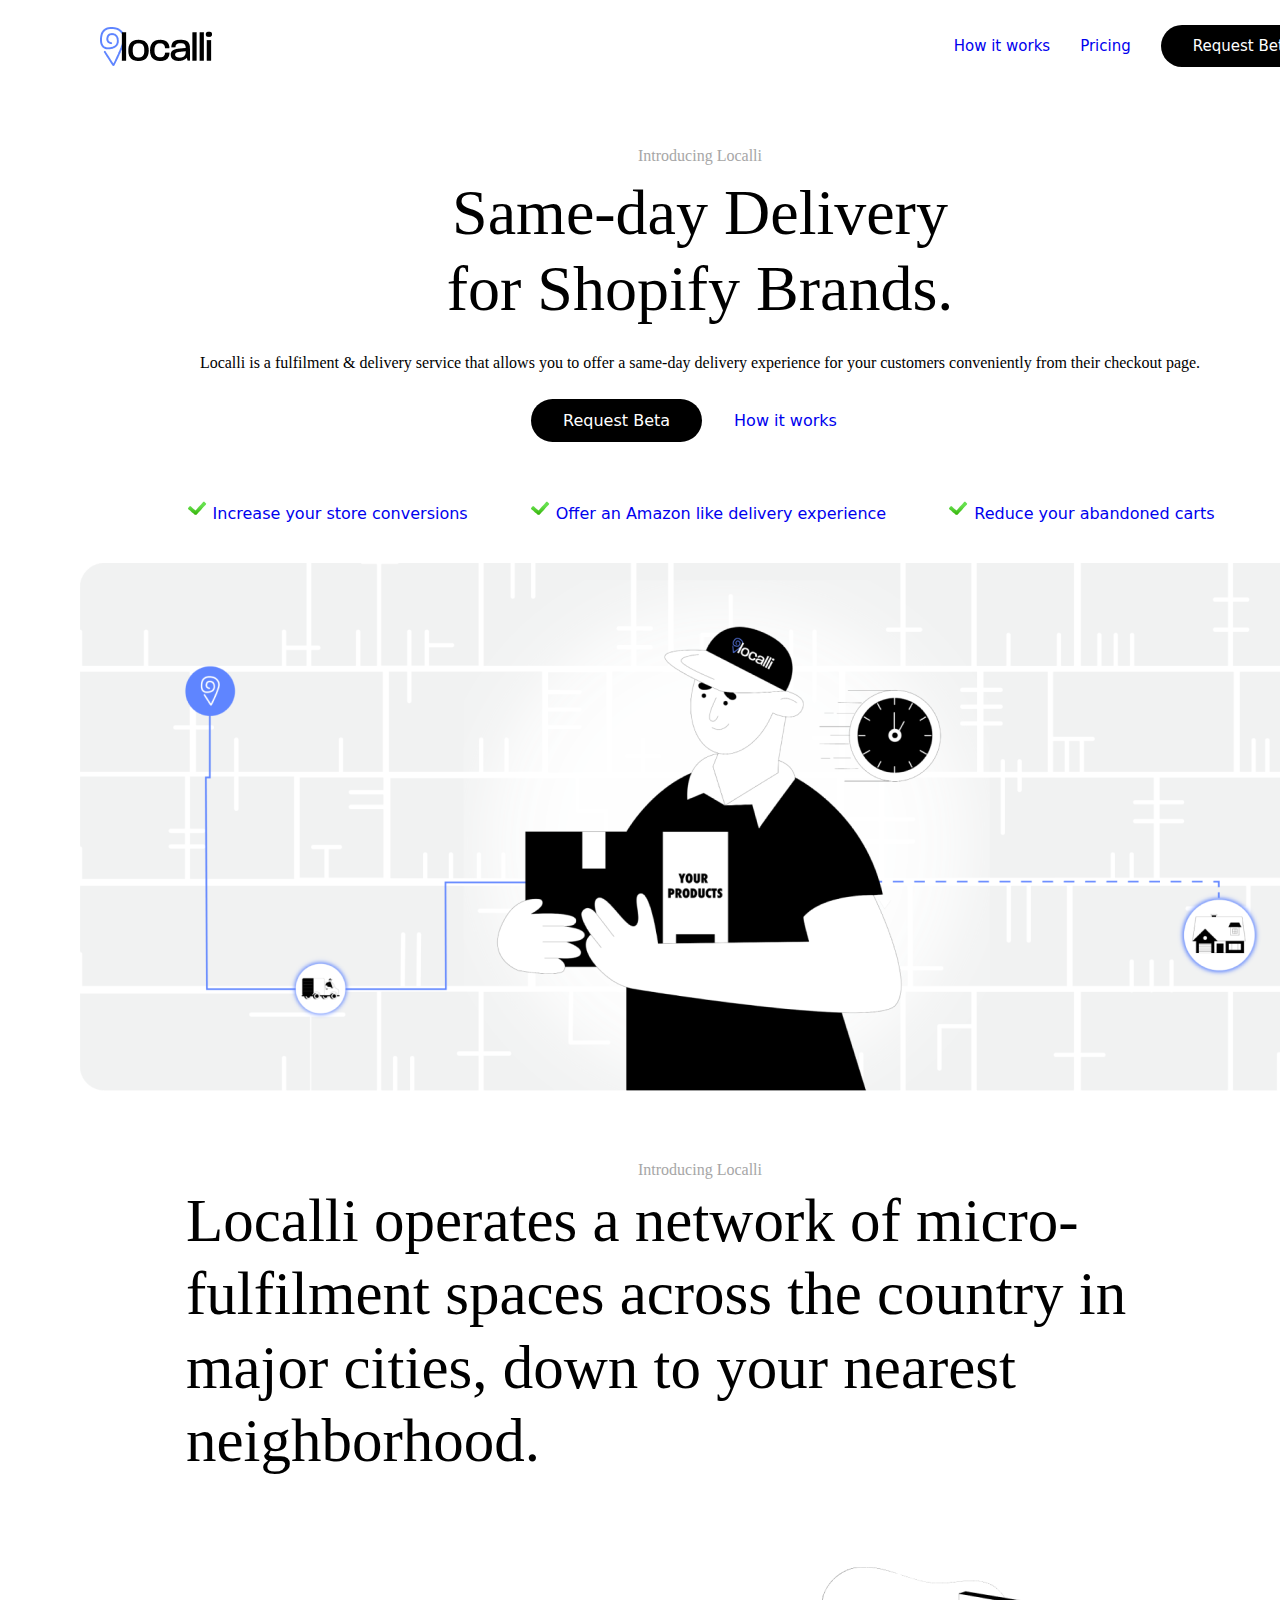
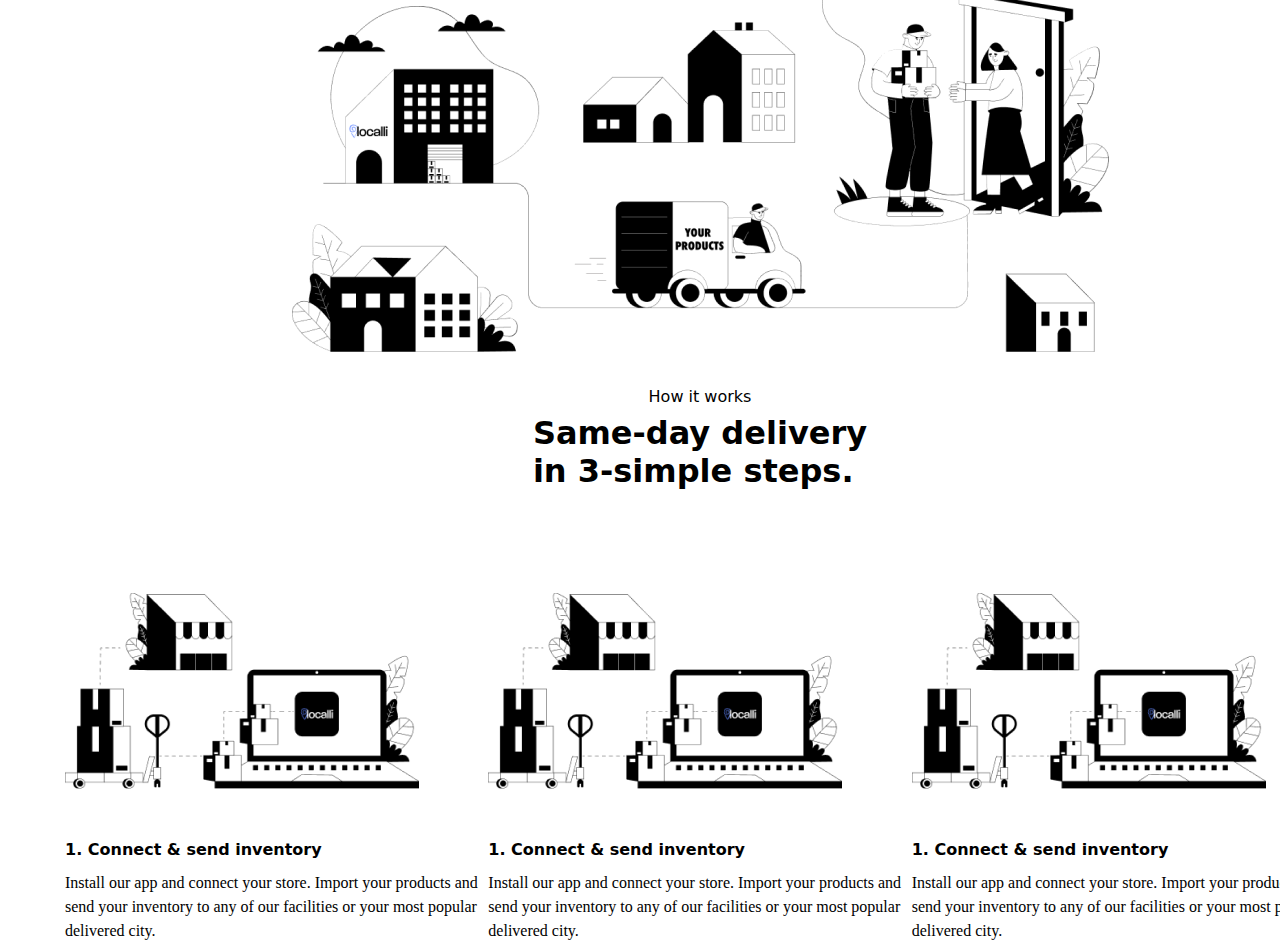
<file: index.html>
<!DOCTYPE html>
<html lang="en">
  <head>
    <meta charset="UTF-8" />
    <meta name="viewport" content="width=device-width, initial-scale=1.0" />
    <title>17-dars uyga vazifa</title>
    <link rel="stylesheet" href="./style.css" />
  </head>
  <body>
    <header class="header-nav">
      <div class="container">
        <nav class="nav">
          <div class="nav__logo">
            <img src="./images/localli-logo.png" alt="" />
          </div>
          <ul class="nav__items-wrapper">
            <li class="nav__item">
              <a href="#">
                <span>How it works</span>
              </a>
            </li>
            <li class="nav__item">
              <a href="#">
                <span>Pricing</span>
              </a>
            </li>
            <li class="nav__item">
              <a href="#">
                <span class="request__btn">Request Beta</span>
              </a>
            </li>
          </ul>
        </nav>
      </div>
    </header>
    <div class="hero-section">
      <div class="container">
        <div class="shopify-brands">
            <p class="hero__subtitle">Introducing Localli</p>
            <h1 class="hero__title">
                Same-day Delivery <br />
                for Shopify Brands.
            </h1>
            <div class="hero__info">
                Localli is a fulfilment & delivery service that allows you to offer 
                a same-day delivery experience for your customers conveniently from 
                their checkout page.
            </div>
            <div class="hero__links">
                <a href="#" class="hero__link">
                    <span class="request__btn">Request Beta</span>
                </a>
                <a href="#">
                    <span>How it works</span>
                </a>
            </div>
        </div>
        <div class="hero__shopify-brands-container">
            <ul class="hero__shopify-brands-links">
                <li class="hero__shopify-brands-item">
                    <a href="#">
                        <img src="./images/ticket.png" alt="">
                        <span>Increase your store conversions</span>
                    </a>
                </li>
                <li class="hero__shopify-brands-item">
                    <a href="#">
                        <img src="./images/ticket.png" alt="">
                        <span>Offer an Amazon like delivery experience</span>
                    </a>
                </li>
                <li class="hero__shopify-brands-item">
                    <a href="#">
                        <img src="./images/ticket.png" alt="">
                        <span>Reduce your abandoned carts</span>
                    </a>
                </li>
            </ul>
            <img src="./images/hero-img.png" alt="picture of a deliverer man" class="hero__shopify-brands-img">
        </div>
      </div>
    </div>
    <section class="localli-operate">
        <div class="container">
            <p class="localli-operate__subtitle">Introducing Localli</p>
            <h1 class="localli-operate__title">
                Localli operates a network of micro-fulfilment spaces across the country in major cities, down to your nearest neighborhood.
            </h1>
            <img src="./images/section-2-localli.png" alt="" class="localli-operate__img">
        </div>
    </section>

    <section class="how-it-works">
        <div class="container">
            <p class="how-it-works__subtitle">How it works</p>
            <h1 class="how-it-works__title">
                Same-day delivery <br>
                in 3-simple steps.
            </h1>
            <div class="how-it-works__delivery-steps">
                <div class="card">
                    <div class="card__header">
                        <img src="./images/section-3-connect&send.png" alt="">
                    </div>
                    <div class="card__body">
                        <h4 class="card-title">
                            1. Connect & send inventory
                        </h4>
                        <p class="card-info">
                            Install our app and connect your store. Import your products and send your inventory to any of our facilities or your most popular delivered city.
                        </p>
                    </div>
                </div>

                <div class="card">
                    <div class="card__header">
                        <img src="./images/section-3-connect&send.png" alt="">
                    </div>
                    <div class="card__body">
                        <h4 class="card-title">
                            1. Connect & send inventory
                        </h4>
                        <p class="card-info">
                            Install our app and connect your store. Import your products and send your inventory to any of our facilities or your most popular delivered city.
                        </p>
                    </div>
                </div>

                <div class="card">
                    <div class="card__header">
                        <img src="./images/section-3-connect&send.png" alt="">
                    </div>
                    <div class="card__body">
                        <h4 class="card-title">
                            1. Connect & send inventory
                        </h4>
                        <p class="card-info">
                            Install our app and connect your store. Import your products and send your inventory to any of our facilities or your most popular delivered city.
                        </p>
                    </div>
                </div>
            </div>
        </div>
    </section>

    <div class="new-color"></div>
  </body>
</html>
</file>
<file: style.css>
* {
  box-sizing: border-box;
  margin: 0;
  padding: 0;
  font-family: system-ui, -apple-system, BlinkMacSystemFont, "Segoe UI", Roboto,
    Oxygen, Ubuntu, Cantarell, "Open Sans", "Helvetica Neue", sans-serif;
}

ul li {
  list-style-type: none;
}
a {
  text-decoration: inherit;
}

.header-nav {
  width: 1440px;
  
  margin: 0 auto;
}

.container {
  width: 1400px;
  margin: 0 auto;
}
.nav {
  margin: 25px auto;
  width: 1240px;
  display: flex;
  justify-content: space-between;
  align-items: center;
}
.nav__logo {
  width: 112px;
  height: 39px;
}
.nav__items-wrapper {
  display: flex;
  flex-direction: row;
  align-items: center;
  gap: 30px;
  padding: 10px 15px;
}
.nav__item {
  font-family: Roboto;
  font-size: 15px;
  font-weight: 400;
  color: #000000;
  line-height: 22.5px;
}

.request__btn {
  padding: 12px 32px;
  color: #ffffff;
  background-color: #000000;
  border-radius: 25px;
  border: none;
}

.hero-section {
}

.shopify-brands {
  display: flex;
  flex-direction: column;
  align-items: center;
  justify-content: center;
  padding-bottom: 12px;
}
.hero__subtitle {
  margin-top: 54px;
  color: #a6a6a6;
  font-family: Roboto;
  font-size: 16px;
  font-weight: 400;
}
.hero__title {
  margin-top: 10px;
  font-family: Roboto;
  font-size: 64px;
  font-weight: 400;
  line-height: 76.8px;
  text-align: center;
}
.hero__info {
  margin-top: 23px;
  font-family: Roboto;
  font-size: 16px;
  font-weight: 400;
  line-height: 24px;
  text-align: center;
  color: #000000;
}
.hero__links {
  margin-top: 36px;
  display: flex;
}

.hero__links span {
  padding: 12px 32px;
}
.hero__link {
}

.hero__shopify-brands-container {
  margin-top: 55px;
}
.hero__shopify-brands-links {
  display: flex;
  justify-content: center;
  gap: 61px;
}
.hero__shopify-brands-item {
}
.hero__shopify-brands-img {
  margin: 40px auto 35px;
  display: block;
}

/* section-2 */
.localli-operate {
    
}
.container {
}

.localli-operate .container {
    display: flex;
    flex-direction: column;
    align-items: center;
}
.localli-operate__subtitle {
  margin-top: 35px;
  color: #a6a6a6;
  font-family: Roboto;
  font-size: 16px;
  font-weight: 400;
}
.localli-operate__title {
    margin-top: 5px;
    width: 1028px;
    font-family: Roboto;
    font-size: 61px;
    font-weight: 400;
    line-height: 73.2px;
    text-align: left;
    color: #000000;
}
.localli-operate__img {
    margin-top: 90px;
  display: block;
  width: 817px;
  height: 385px;
}
/* section-2 */

/* section-3 */

.how-it-works {
    margin-top: 35px;
}
.container {
}

.how-it-works .container {
    display: flex;
    flex-direction: column;
    align-items: center;
}
.how-it-works__subtitle {
    
}
.how-it-works__title {
    margin-top: 8px;
}
.how-it-works__delivery-steps {
    margin-top: 96px;
    width: 1270px;
    display: flex;
    justify-content: space-between;

}
.card {
}
.card__header {
}
.card__body {
    margin-top: 40px;
}
.card-title {
}
.card-info {
    margin-top: 12px;
    font-family: Roboto;
font-size: 16px;
font-weight: 400;
line-height: 24px;
text-align: left;

}
/* section-3 */
</file>
